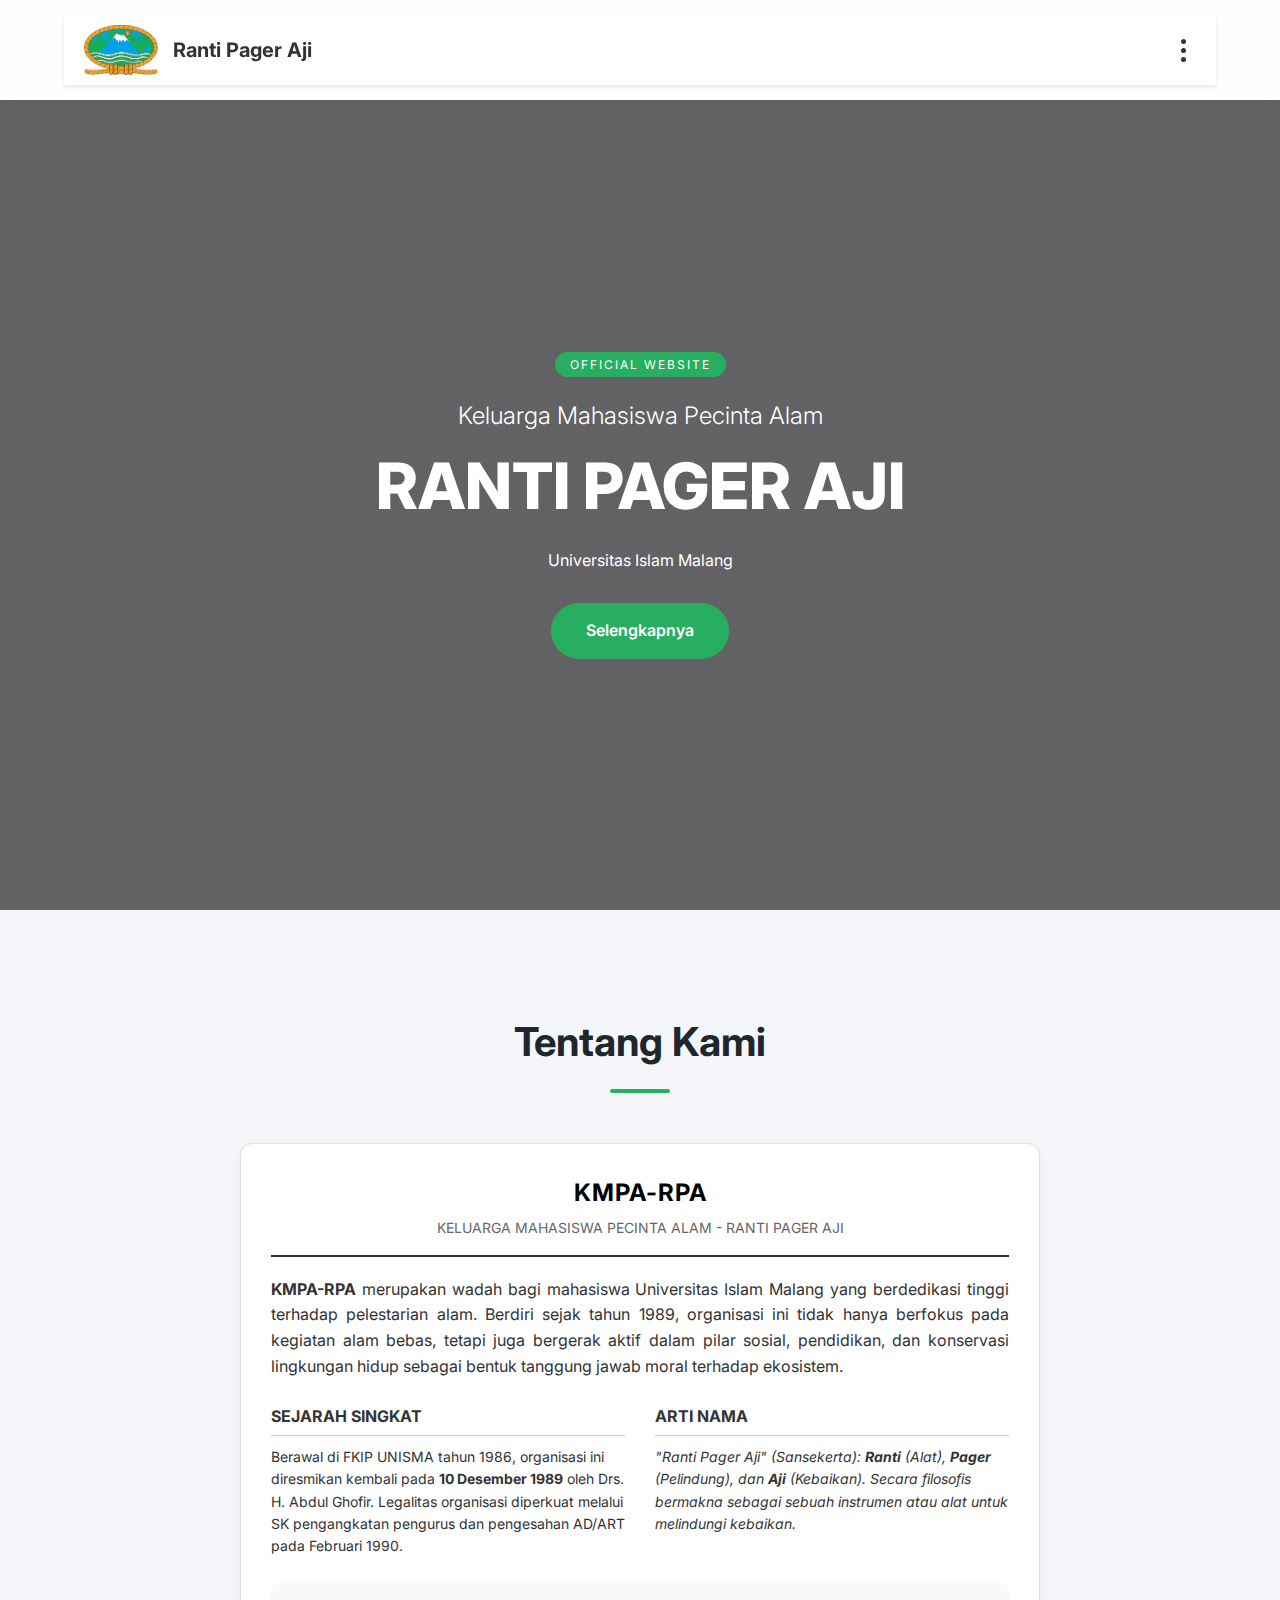
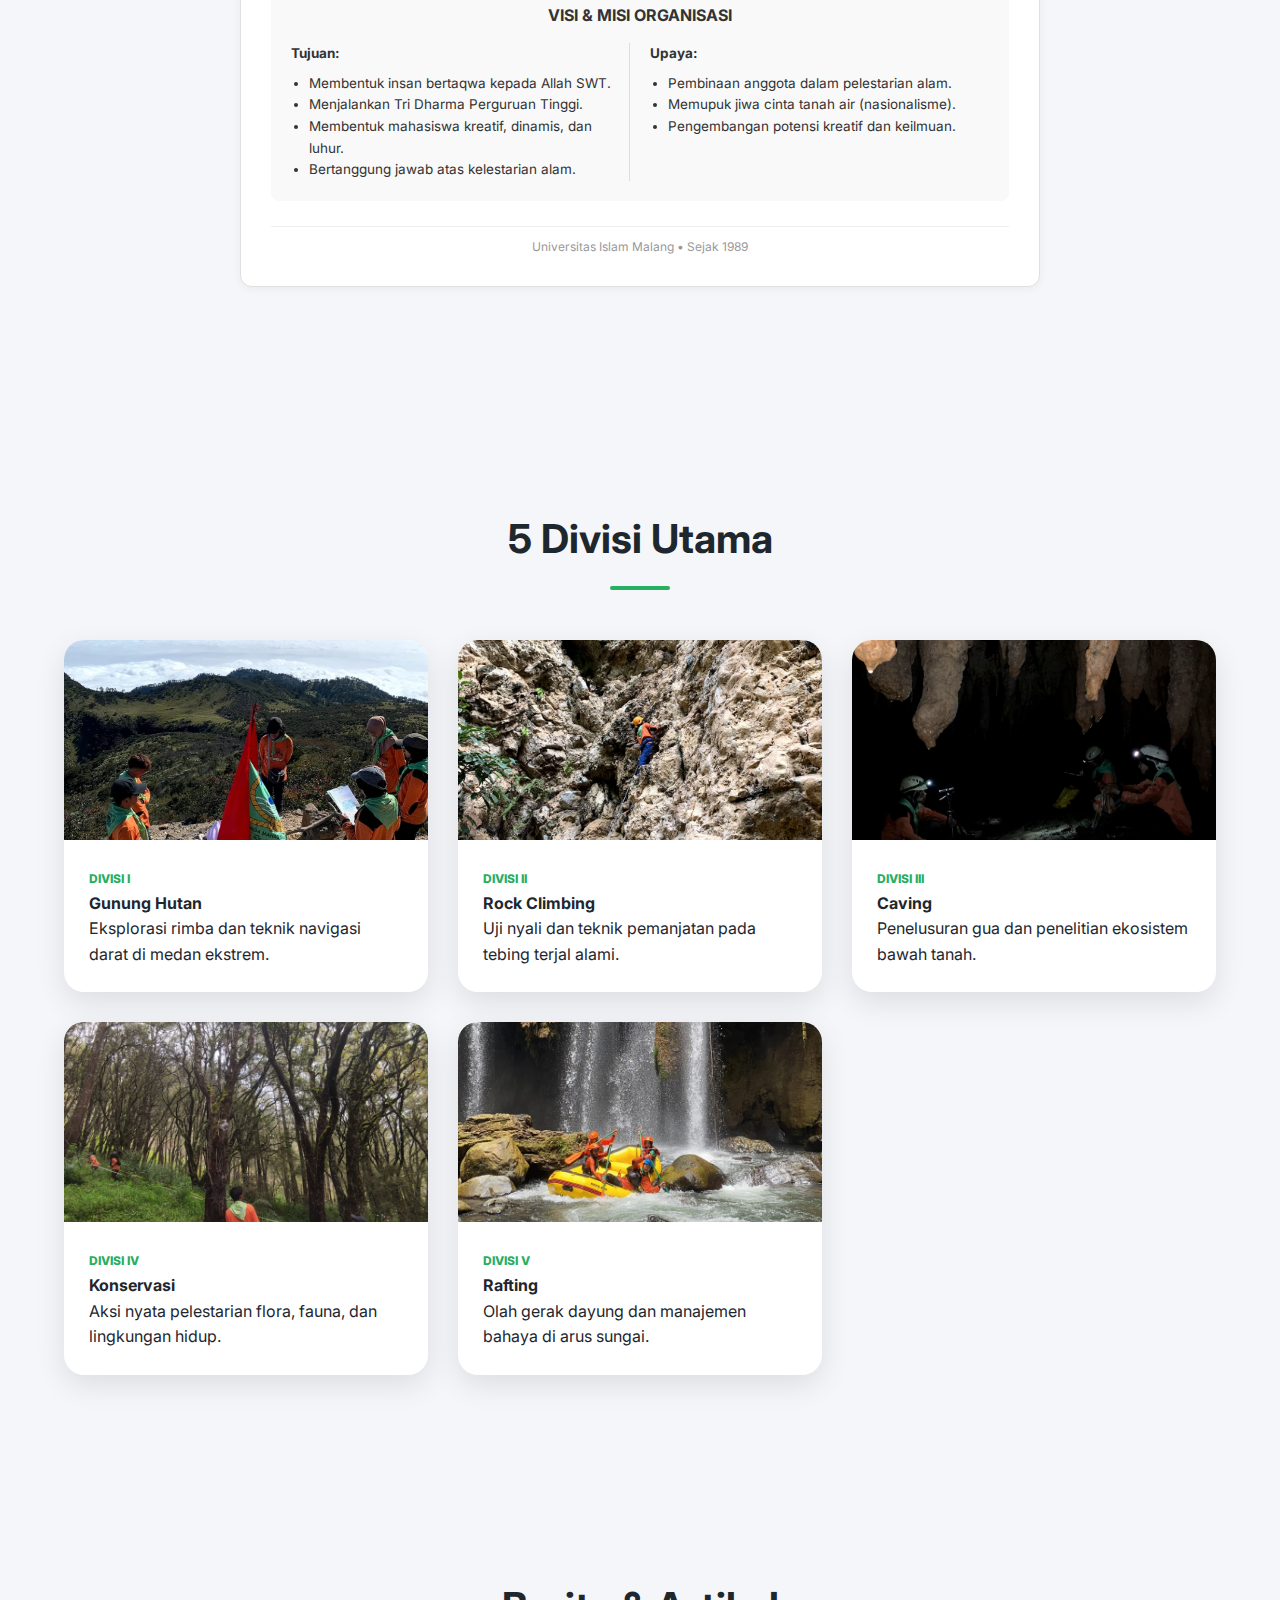
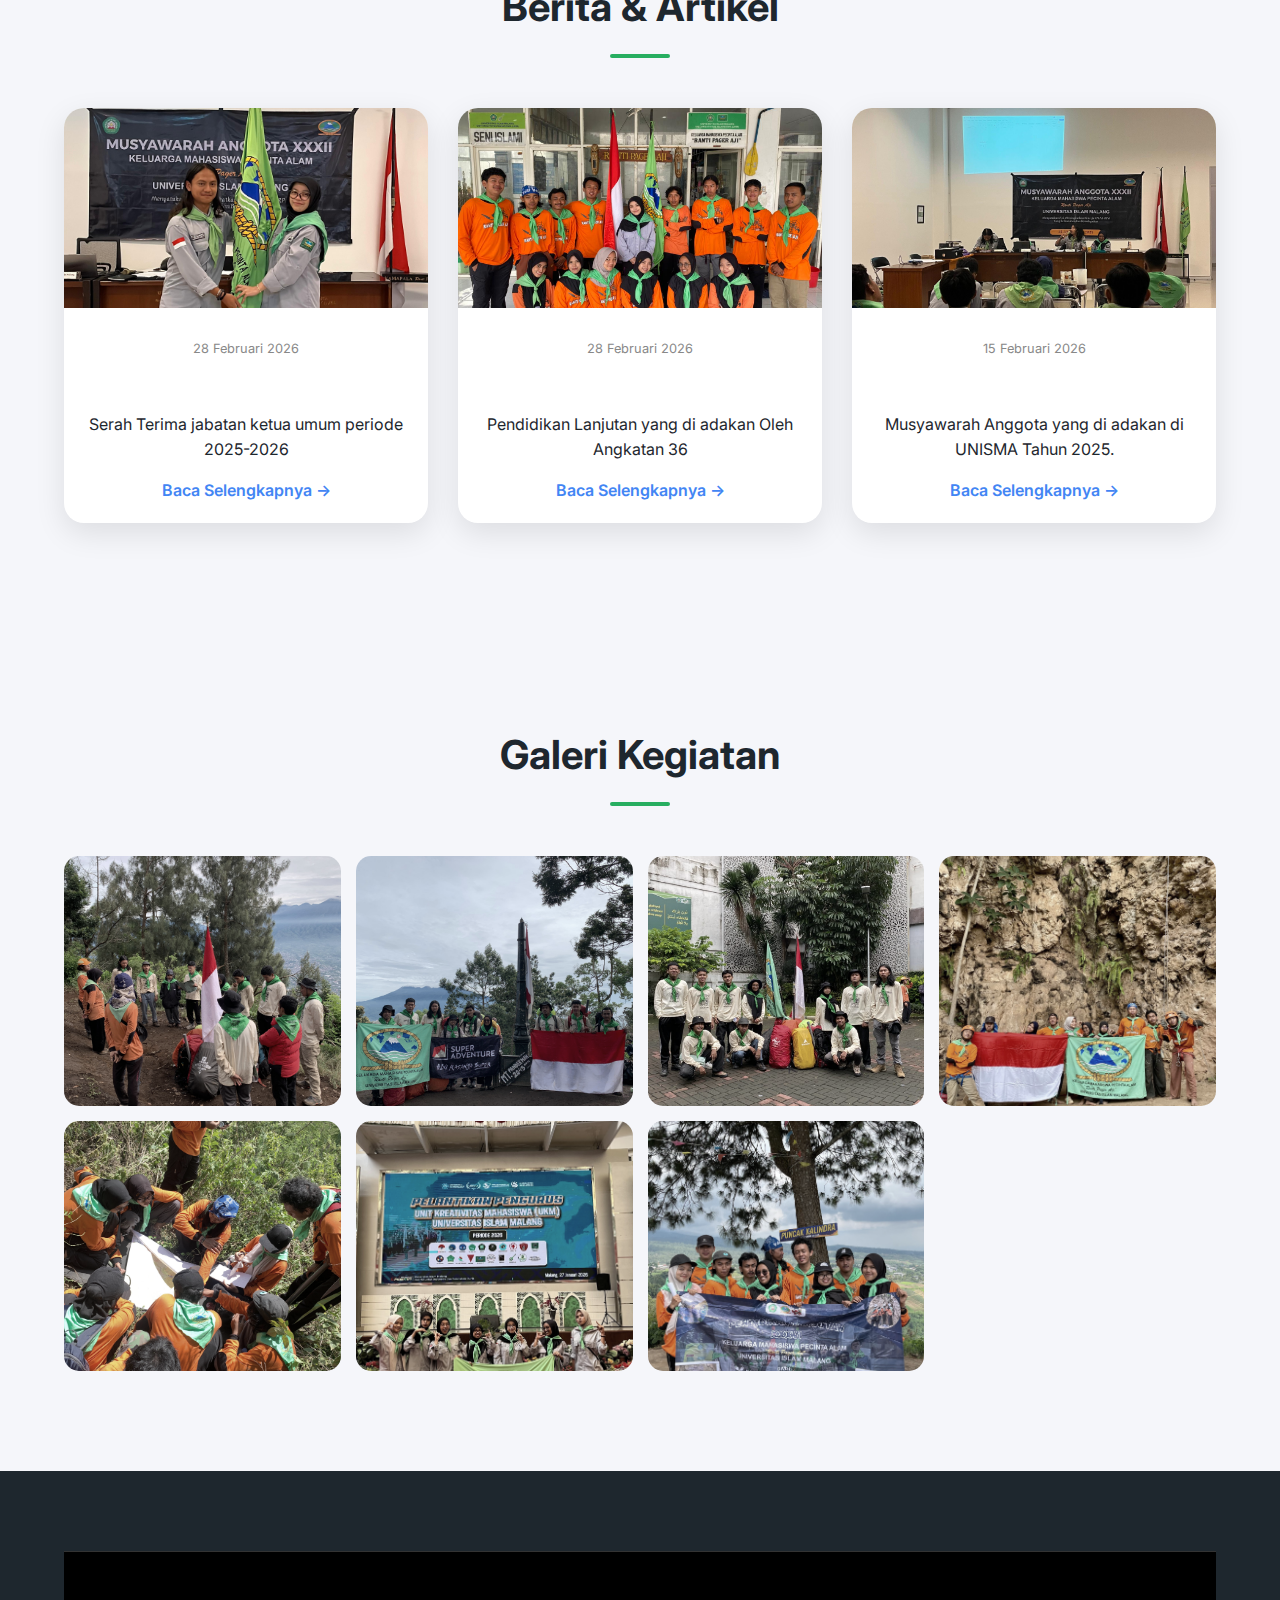
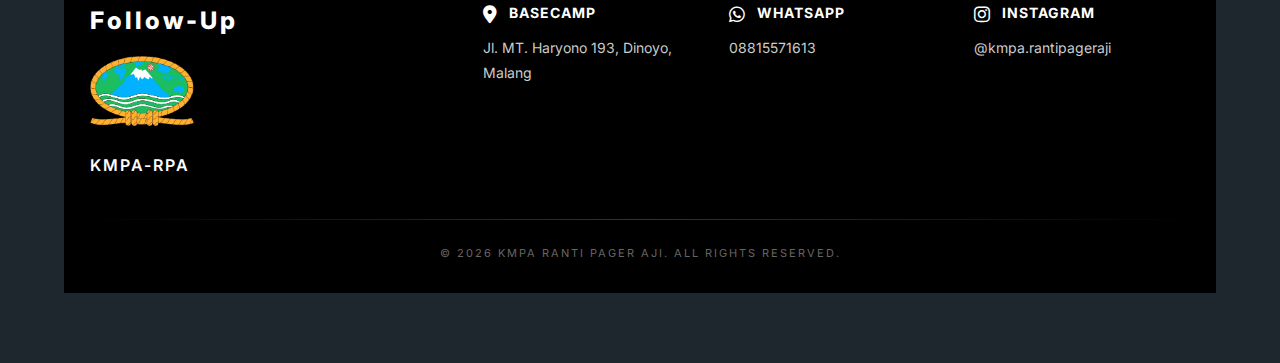
<file: index.html>
<!DOCTYPE html>
<html lang="id">
<head>
    <meta charset="UTF-8">
    <meta name="viewport" content="width=device-width, initial-scale=1.0">
    <title>KMPA RPA - Universitas Islam Malang</title>
    <link href="https://fonts.googleapis.com/css2?family=Inter:wght@300;400;600;800&display=swap" rel="stylesheet">
    <link rel="stylesheet" href="style.css">
</head>
<body>

<header>
    <nav style="
    display: flex; 
    justify-content: space-between; 
    align-items: center; 
    padding: 10px 20px; 
    background-color: #fff; 
    box-shadow: 0 2px 5px rgba(0,0,0,0.1);
    position: sticky;
    top: 0;
    z-index: 1000;
    font-family: 'Segoe UI', Tahoma, Geneva, Verdana, sans-serif;
">
    <div class="logo-container" style="display: flex; align-items: center; gap: 15px;">
        <img src="RPA.jpg" alt="Logo KMPA RPA" class="main-logo" style="height: 50px; width: auto;">
        <h1 style="margin: 0; font-size: 20px; color: #333;">Ranti Pager Aji</h1>
    </div>

    <div style="position: relative;">
        <div id="menu-toggle" style="
            cursor: pointer;
            display: flex;
            flex-direction: column;
            gap: 4px;
            padding: 10px;
        ">
            <div style="width: 5px; height: 5px; background: #333; border-radius: 50%;"></div>
            <div style="width: 5px; height: 5px; background: #333; border-radius: 50%;"></div>
            <div style="width: 5px; height: 5px; background: #333; border-radius: 50%;"></div>
        </div>

        <ul id="nav-links" style="
            list-style: none;
            position: absolute;
            top: 45px;
            right: 0;
            background: white;
            border: 1px solid #eee;
            border-radius: 8px;
            padding: 10px 0;
            margin: 0;
            box-shadow: 0 4px 15px rgba(0,0,0,0.1);
            display: none;
            min-width: 160px;
            z-index: 1001;
        ">
            <li style="border-bottom: 1px solid #f9f9f9;"><a href="#beranda" style="display: block; padding: 12px 20px; color: #333; text-decoration: none; font-size: 14px;">Beranda</a></li>
            <li style="border-bottom: 1px solid #f9f9f9;"><a href="#tentang" style="display: block; padding: 12px 20px; color: #333; text-decoration: none; font-size: 14px;">Tentang</a></li>
            <li style="border-bottom: 1px solid #f9f9f9;"><a href="#divisi" style="display: block; padding: 12px 20px; color: #333; text-decoration: none; font-size: 14px;">Divisi</a></li>
            <li style="border-bottom: 1px solid #f9f9f9;"><a href="#berita" style="display: block; padding: 12px 20px; color: #333; text-decoration: none; font-size: 14px;">Berita</a></li>
            <li style="border-bottom: 1px solid #f9f9f9;"><a href="#galeri" style="display: block; padding: 12px 20px; color: #333; text-decoration: none; font-size: 14px;">Galeri</a></li>
            <li><a href="#kontak" style="display: block; padding: 12px 20px; color: #333; text-decoration: none; font-size: 14px;">Kontak</a></li>
        </ul>
    </div>
</nav>

<script>
    const menuBtn = document.getElementById('menu-toggle');
    const navMenu = document.getElementById('nav-links');

    // Toggle menu saat titik tiga diklik
    menuBtn.addEventListener('click', (e) => {
        e.stopPropagation();
        const isHidden = navMenu.style.display === 'none' || navMenu.style.display === '';
        navMenu.style.display = isHidden ? 'block' : 'none';
    });

    // Sembunyikan menu jika mengklik di luar area navigasi
    document.addEventListener('click', () => {
        navMenu.style.display = 'none';
    });

    // Efek hover sederhana pada link navigasi
    const navItems = navMenu.querySelectorAll('a');
    navItems.forEach(item => {
        item.addEventListener('mouseenter', () => item.style.backgroundColor = '#f5f5f5');
        item.addEventListener('mouseleave', () => item.style.backgroundColor = 'transparent');
    });
</script>
</header>

<section class="hero" id="beranda">
    <div class="hero-content">
        <span class="badge">Official Website</span>
        <h2>Keluarga Mahasiswa Pecinta Alam</h2>
        <h1 class="glitch">RANTI PAGER AJI</h1>
        <p>Universitas Islam Malang</p>
        <a href="#tentang" class="btn-primary">Selengkapnya</a>
    </div>
</section>

<section id="tentang" class="section-padding">
    <div class="container">
        <div class="section-header">
            <h3>Tentang Kami</h3>
            <div class="line"></div>
        </div>
       <div id="kmpa-card" style="
    font-family: 'Segoe UI', Roboto, Helvetica, Arial, sans-serif;
    line-height: 1.6;
    color: #333;
    max-width: 800px;
    margin: 20px auto;
    padding: 30px;
    border: 1px solid #e0e0e0;
    border-radius: 12px;
    background-color: #fff;
    box-shadow: 0 2px 10px rgba(0,0,0,0.05);
    opacity: 0; /* Untuk efek fade-in awal */
    transform: translateY(20px); /* Untuk efek slide-up awal */
    transition: all 0.8s ease-out;
">
    
    <div style="border-bottom: 2px solid #333; padding-bottom: 15px; margin-bottom: 20px; text-align: center;">
        <h1 style="margin: 0; font-size: 24px; letter-spacing: 1px; color: #000;">KMPA-RPA</h1>
        <p style="margin: 5px 0 0; font-size: 14px; text-transform: uppercase; color: #666;">Keluarga Mahasiswa Pecinta Alam - Ranti Pager Aji</p>
    </div>

    <p style="text-align: justify; margin-bottom: 25px;">
        <strong>KMPA-RPA</strong> merupakan wadah bagi mahasiswa Universitas Islam Malang yang berdedikasi tinggi terhadap pelestarian alam. Berdiri sejak tahun 1989, organisasi ini tidak hanya berfokus pada kegiatan alam bebas, tetapi juga bergerak aktif dalam pilar sosial, pendidikan, dan konservasi lingkungan hidup sebagai bentuk tanggung jawab moral terhadap ekosistem.
    </p>

    <div style="display: grid; grid-template-columns: 1fr 1fr; gap: 30px; margin-bottom: 25px;">
        <div class="info-block" style="transition: transform 0.3s ease;">
            <h2 style="font-size: 16px; border-bottom: 1px solid #ccc; padding-bottom: 5px; margin-bottom: 10px;">SEJARAH SINGKAT</h2>
            <p style="font-size: 14px; margin: 0;">
                Berawal di FKIP UNISMA tahun 1986, organisasi ini diresmikan kembali pada <strong>10 Desember 1989</strong> oleh Drs. H. Abdul Ghofir. Legalitas organisasi diperkuat melalui SK pengangkatan pengurus dan pengesahan AD/ART pada Februari 1990.
            </p>
        </div>
        <div class="info-block" style="transition: transform 0.3s ease;">
            <h2 style="font-size: 16px; border-bottom: 1px solid #ccc; padding-bottom: 5px; margin-bottom: 10px;">ARTI NAMA</h2>
            <p style="font-size: 14px; margin: 0; font-style: italic;">
                "Ranti Pager Aji" (Sansekerta): <strong>Ranti</strong> (Alat), <strong>Pager</strong> (Pelindung), dan <strong>Aji</strong> (Kebaikan). Secara filosofis bermakna sebagai sebuah instrumen atau alat untuk melindungi kebaikan.
            </p>
        </div>
    </div>

    <div id="visi-misi-box" style="background-color: #f9f9f9; padding: 20px; border-radius: 8px; transition: background-color 0.4s ease;">
        <h2 style="font-size: 16px; margin-top: 0; margin-bottom: 15px; text-align: center;">VISI & MISI ORGANISASI</h2>
        <div style="display: grid; grid-template-columns: 1fr 1fr; gap: 20px; font-size: 13.5px;">
            <div style="border-right: 1px solid #ddd; padding-right: 15px;">
                <strong style="display: block; margin-bottom: 8px;">Tujuan:</strong>
                <ul style="padding-left: 18px; margin: 0;">
                    <li>Membentuk insan bertaqwa kepada Allah SWT.</li>
                    <li>Menjalankan Tri Dharma Perguruan Tinggi.</li>
                    <li>Membentuk mahasiswa kreatif, dinamis, dan luhur.</li>
                    <li>Bertanggung jawab atas kelestarian alam.</li>
                </ul>
            </div>
            <div>
                <strong style="display: block; margin-bottom: 8px;">Upaya:</strong>
                <ul style="padding-left: 18px; margin: 0;">
                    <li>Pembinaan anggota dalam pelestarian alam.</li>
                    <li>Memupuk jiwa cinta tanah air (nasionalisme).</li>
                    <li>Pengembangan potensi kreatif dan keilmuan.</li>
                </ul>
            </div>
        </div>
    </div>

    <p style="text-align: center; font-size: 12px; color: #999; margin-top: 25px; border-top: 1px solid #eee; padding-top: 10px;">
        Universitas Islam Malang &bull; Sejak 1989
    </p>
</div>

<script>
    document.addEventListener("DOMContentLoaded", function() {
        const card = document.getElementById('kmpa-card');
        const visiMisiBox = document.getElementById('visi-misi-box');
        const infoBlocks = document.querySelectorAll('.info-block');

        // 1. Efek Fade In & Slide Up saat halaman dimuat
        setTimeout(() => {
            card.style.opacity = "1";
            card.style.transform = "translateY(0)";
        }, 200);

        // 2. Interaksi Hover pada Box Visi Misi menggunakan JS
        visiMisiBox.addEventListener('mouseenter', () => {
            visiMisiBox.style.backgroundColor = "#f0f0f0";
            visiMisiBox.style.boxShadow = "inset 0 0 10px rgba(0,0,0,0.05)";
        });

        visiMisiBox.addEventListener('mouseleave', () => {
            visiMisiBox.style.backgroundColor = "#f9f9f9";
            visiMisiBox.style.boxShadow = "none";
        });

        // 3. Efek halus pada blok info saat di-hover
        infoBlocks.forEach(block => {
            block.addEventListener('mouseenter', () => {
                block.style.transform = "translateX(5px)";
                block.style.color = "#000";
            });
            block.addEventListener('mouseleave', () => {
                block.style.transform = "translateX(0)";
                block.style.color = "#333";
            });
        });
    });
</script>
    </div>
</section>

<section id="divisi" class="section-padding bg-light">
    <div class="container">
        <div class="section-header">
            <h3>5 Divisi Utama</h3>
            <div class="line"></div>
        </div>
        <div class="kegiatans-grid">
            <div class="kegiatans-card">
                <div class="img-container">
                    <img src="gunung hutan.jpeg" alt="Gunung Hutan">
                </div>
                <div class="card-content">
                    <span class="date">Divisi I</span>
                    <h4>Gunung Hutan</h4>
                    <p>Eksplorasi rimba dan teknik navigasi darat di medan ekstrem.</p>
                </div>
            </div>
            <div class="kegiatans-card">
                <div class="img-container">
                    <img src="rockclimbing.jpeg" alt="Rock Climbing">
                </div>
                <div class="card-content">
                    <span class="date">Divisi II</span>
                    <h4>Rock Climbing</h4>
                    <p>Uji nyali dan teknik pemanjatan pada tebing terjal alami.</p>
                </div>
            </div>
            <div class="kegiatans-card">
                <div class="img-container">
                    <img src="caving.jpeg" alt="Caving">
                </div>
                <div class="card-content">
                    <span class="date">Divisi III</span>
                    <h4>Caving</h4>
                    <p>Penelusuran gua dan penelitian ekosistem bawah tanah.</p>
                </div>
            </div>
            <div class="kegiatans-card">
                <div class="img-container">
                    <img src="konserfasi.jpeg" alt="Konservasi">
                </div>
                <div class="card-content">
                    <span class="date">Divisi IV</span>
                    <h4>Konservasi</h4>
                    <p>Aksi nyata pelestarian flora, fauna, dan lingkungan hidup.</p>
                </div>
            </div>
            <div class="kegiatans-card">
                <div class="img-container">
                    <img src="Rafting2.jpeg" alt="Rafting">
                </div>
                <div class="card-content">
                    <span class="date">Divisi V</span>
                    <h4>Rafting</h4>
                    <p>Olah gerak dayung dan manajemen bahaya di arus sungai.</p>
                </div>
            </div>
        </div>
    </div>
</section>
<section id="berita" class="section-padding">
    <div class="container">
        <div class="section-header">
            <h3>Berita & Artikel</h3>
            <div class="line"></div>
        </div>
        
        <div class="news-grid">
            <article class="news-card glass-card">
                <div class="news-img">
                    <img src="ketum.jpeg" alt="Berita 1">
                </div>
                <div class="news-content">
                    <span class="news-date">28 Februari 2026</span>
                    <h4>ketum</h4>
                    <p>Serah Terima jabatan ketua umum periode 2025-2026</p>
                    <a href="berita-ketum.html" class="btn-text">Baca Selengkapnya →</a>
                </div>
            </article>

            <article class="news-card glass-card">
                <div class="news-img">
                    <img src="pendidikan Lanjutan.jpeg" alt="Berita 1">
                </div>
                <div class="news-content">
                    <span class="news-date">28 Februari 2026</span>
                    <h4>Pendidikan Lanjutan 2025</h4>
                    <p>Pendidikan Lanjutan yang di adakan Oleh Angkatan 36</p>
                    <a href="beritadikjut.html" class="btn-text">Baca Selengkapnya →</a>
                </div>
            </article>

            <article class="news-card glass-card">
                <div class="news-img">
                    <img src="musang.jpeg" alt="Berita 2">
                </div>
                <div class="news-content">
                    <span class="news-date">15 Februari 2026</span>
                    <h4>Musyawarah Anggota</h4>
                    <p>Musyawarah Anggota yang di adakan di UNISMA Tahun 2025.</p>
                    <a href="beritamusang.html"class="btn-text">Baca Selengkapnya →</a>
                </div>
            </article>
        </div>
    </div>
</section>

<section id="galeri" class="section-padding">
    <div class="container">
        <div class="section-header">
            <h3>Galeri Kegiatan</h3>
            <div class="line"></div>
        </div>
        <div class="gallery-grid">
            <div class="gallery-item"><img src="1.jpeg" alt="1"></div>
            <div class="gallery-item"><img src="2.jpeg" alt="2"></div>
            <div class="gallery-item"><img src="3.jpeg" alt="3"></div>
            <div class="gallery-item"><img src="4.jpeg" alt="4"></div>
            <div class="gallery-item"><img src="5.jpeg" alt="5"></div>
            <div class="gallery-item"><img src="6.jpeg" alt="6"></div>
            <div class="gallery-item"><img src="7.jpeg" alt="7"></div>
        </div>
    </div>
</section>

<footer id="kontak">
    <div class="container footer-grid">
        
       <link rel="stylesheet" href="https://cdnjs.cloudflare.com/ajax/libs/font-awesome/6.0.0/css/all.min.css">

<footer style="background-color: #000000; color: #ffffff; padding: 50px 20px 30px; font-family: 'Segoe UI', Roboto, sans-serif; border-top: 1px solid #333;">
    <div style="max-width: 1100px; margin: 0 auto; display: flex; flex-wrap: wrap; justify-content: space-between; gap: 40px;">
        
        <div style="flex: 1; min-width: 250px; text-align: left;">
            <h3 style="margin: 0 0 15px 0; font-size: 24px; letter-spacing: 3px; font-weight: 800; color: #ffffff;">Follow-Up</h3>
            
            <div style="margin-bottom: 20px;">
                <img src="LGRPA.jpeg" alt="Logo RPA" style="height: 70px; width: auto; filter: brightness(1.1); border-radius: 4px;">
            </div>
            
            <p style="margin: 0; font-size: 16px; font-weight: 600; letter-spacing: 2px; color: #ffffff;">KMPA-RPA</p>
        </div>

        <div style="flex: 2; min-width: 300px; display: grid; grid-template-columns: repeat(auto-fit, minmax(200px, 1fr)); gap: 30px;">
            
            <div class="kontak-group">
                <div style="display: flex; align-items: center; gap: 12px; margin-bottom: 10px;">
                    <i class="fas fa-map-marker-alt" style="font-size: 18px; color: #ffffff;"></i>
                    <span style="font-weight: 700; font-size: 14px; letter-spacing: 1px; text-transform: uppercase;">Basecamp</span>
                </div>
                <a href="https://maps.google.com/?q=Jl.+MT.+Haryono+193,+Dinoyo,+Malang" target="_blank" style="color: #cccccc; text-decoration: none; font-size: 14px; line-height: 1.5; transition: 0.3s;">
                    Jl. MT. Haryono 193, Dinoyo, Malang
                </a>
            </div>

            <div class="kontak-group">
                <div style="display: flex; align-items: center; gap: 12px; margin-bottom: 10px;">
                    <i class="fab fa-whatsapp" style="font-size: 18px; color: #ffffff;"></i>
                    <span style="font-weight: 700; font-size: 14px; letter-spacing: 1px; text-transform: uppercase;">WhatsApp</span>
                </div>
                <a href="https://wa.me/628815571613" target="_blank" style="color: #cccccc; text-decoration: none; font-size: 14px; transition: 0.3s;">
                    08815571613
                </a>
            </div>

            <div class="kontak-group">
                <div style="display: flex; align-items: center; gap: 12px; margin-bottom: 10px;">
                    <i class="fab fa-instagram" style="font-size: 18px; color: #ffffff;"></i>
                    <span style="font-weight: 700; font-size: 14px; letter-spacing: 1px; text-transform: uppercase;">Instagram</span>
                </div>
                <a href="https://www.instagram.com/kmpa.rantipageraji" target="_blank" style="color: #cccccc; text-decoration: none; font-size: 14px; transition: 0.3s;">
                    @kmpa.rantipageraji
                </a>
            </div>
            
        </div>
    </div>

    <div style="height: 1px; background: linear-gradient(to right, transparent, #333, transparent); margin: 40px 0 25px;"></div>

    <div style="text-align: center; font-size: 11px; color: #666; letter-spacing: 2px; text-transform: uppercase;">
        © 2026 KMPA Ranti Pager Aji. All Rights Reserved.
    </div>
</footer>

<style>
    /* Interaksi tambahan untuk link agar lebih hidup */
    .kontak-group a:hover {
        color: #ffffff !important;
        padding-left: 5px;
    }
    
    /* Animasi sederhana saat footer muncul */
    footer {
        animation: fadeInFooter 0.8s ease-in-out;
    }

    @keyframes fadeInFooter {
        from { opacity: 0; }
        to { opacity: 1; }
    }
</style>
</style>

</body>
</html>
</file>
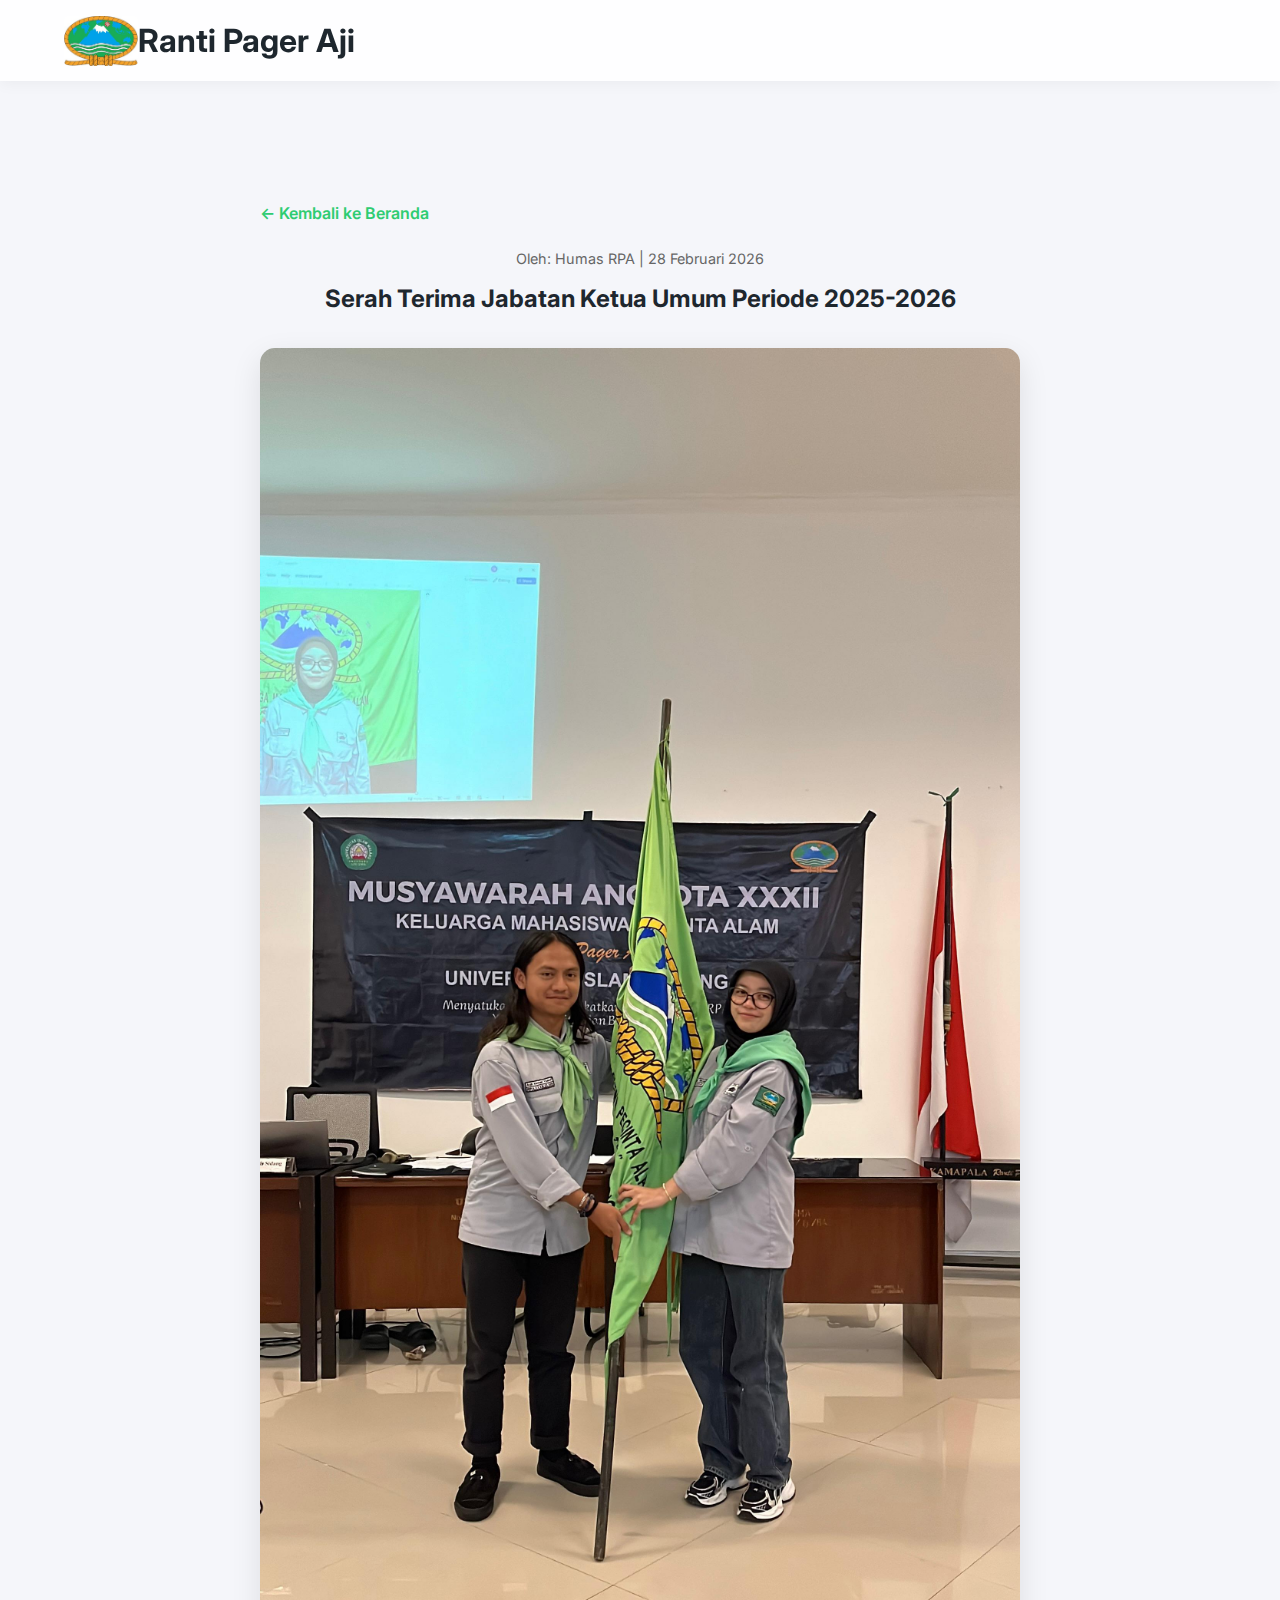
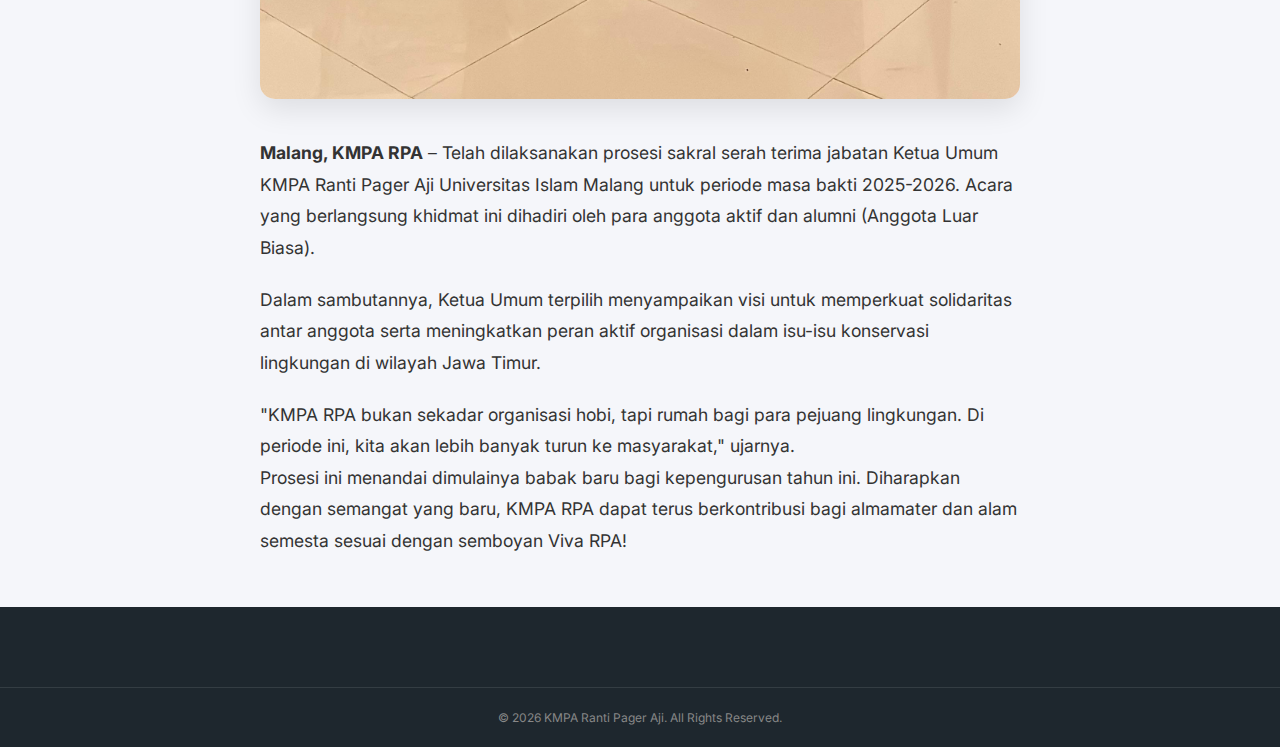
<file: berita-ketum.html>
<!DOCTYPE html>
<html lang="id">
<head>
    <meta charset="UTF-8">
    <meta name="viewport" content="width=device-width, initial-scale=1.0">
    <title>Serah Terima Jabatan Ketua Umum - KMPA RPA</title>
    <link href="https://fonts.googleapis.com/css2?family=Inter:wght@300;400;600;800&display=swap" rel="stylesheet">
    <link rel="stylesheet" href="style.css"> <style>
        .article-container {
            max-width: 800px;
            margin: 120px auto 50px;
            padding: 0 20px;
        }
        .article-header {
            margin-bottom: 30px;
            text-align: center;
        }
        .article-meta {
            color: #666;
            font-size: 0.9rem;
            margin-bottom: 10px;
            display: block;
        }
        .featured-image {
            width: 100%;
            height: auto;
            border-radius: 15px;
            margin-bottom: 30px;
            box-shadow: 0 10px 30px rgba(0,0,0,0.1);
        }
        .article-body {
            line-height: 1.8;
            font-size: 1.1rem;
            color: #333;
        }
        .article-body p {
            margin-bottom: 20px;
        }
        .btn-back {
            display: inline-block;
            margin-bottom: 20px;
            text-decoration: none;
            color: #2ecc71;
            font-weight: 600;
        }
        /* Responsif HP */
        @media (max-width: 600px) {
            .article-container { margin-top: 80px; }
            h2 { font-size: 1.8rem; }
        }
    </style>
</head>
<body>

<header>
    <nav>
       <div class="logo-container">
           <a href="index.html" style="text-decoration: none; color: inherit; display: flex; align-items: center;">
               <img src="RPA.jpg" alt="Logo KMPA RPA" class="main-logo">
               <h1>Ranti Pager Aji</h1>
           </a>
       </div>
    </nav>
</header>

<main class="article-container">
    <a href="index.html" class="btn-back">← Kembali ke Beranda</a>
    
    <div class="article-header">
        <span class="article-meta">Oleh: Humas RPA | 28 Februari 2026</span>
        <h2>Serah Terima Jabatan Ketua Umum Periode 2025-2026</h2>
    </div>

    <img src="ketum.jpeg" alt="Serah Terima Jabatan" class="featured-image">

    <article class="article-body">
        <p>
            <strong>Malang, KMPA RPA</strong> – Telah dilaksanakan prosesi sakral serah terima jabatan Ketua Umum KMPA Ranti Pager Aji Universitas Islam Malang untuk periode masa bakti 2025-2026. Acara yang berlangsung khidmat ini dihadiri oleh para anggota aktif dan alumni (Anggota Luar Biasa).
        </p>
        
        <p>
            Dalam sambutannya, Ketua Umum terpilih menyampaikan visi untuk memperkuat solidaritas antar anggota serta meningkatkan peran aktif organisasi dalam isu-isu konservasi lingkungan di wilayah Jawa Timur.
        </p>

        <blockquote>
            "KMPA RPA bukan sekadar organisasi hobi, tapi rumah bagi para pejuang lingkungan. Di periode ini, kita akan lebih banyak turun ke masyarakat," ujarnya.
        </blockquote>

        <p>
            Prosesi ini menandai dimulainya babak baru bagi kepengurusan tahun ini. Diharapkan dengan semangat yang baru, KMPA RPA dapat terus berkontribusi bagi almamater dan alam semesta sesuai dengan semboyan Viva RPA!
        </p>
    </article>
</main>

<footer style="margin-top: 50px;">
    <div class="footer-bottom">
        © 2026 KMPA Ranti Pager Aji. All Rights Reserved.
    </div>
</footer>

</body>
</html>
</file>
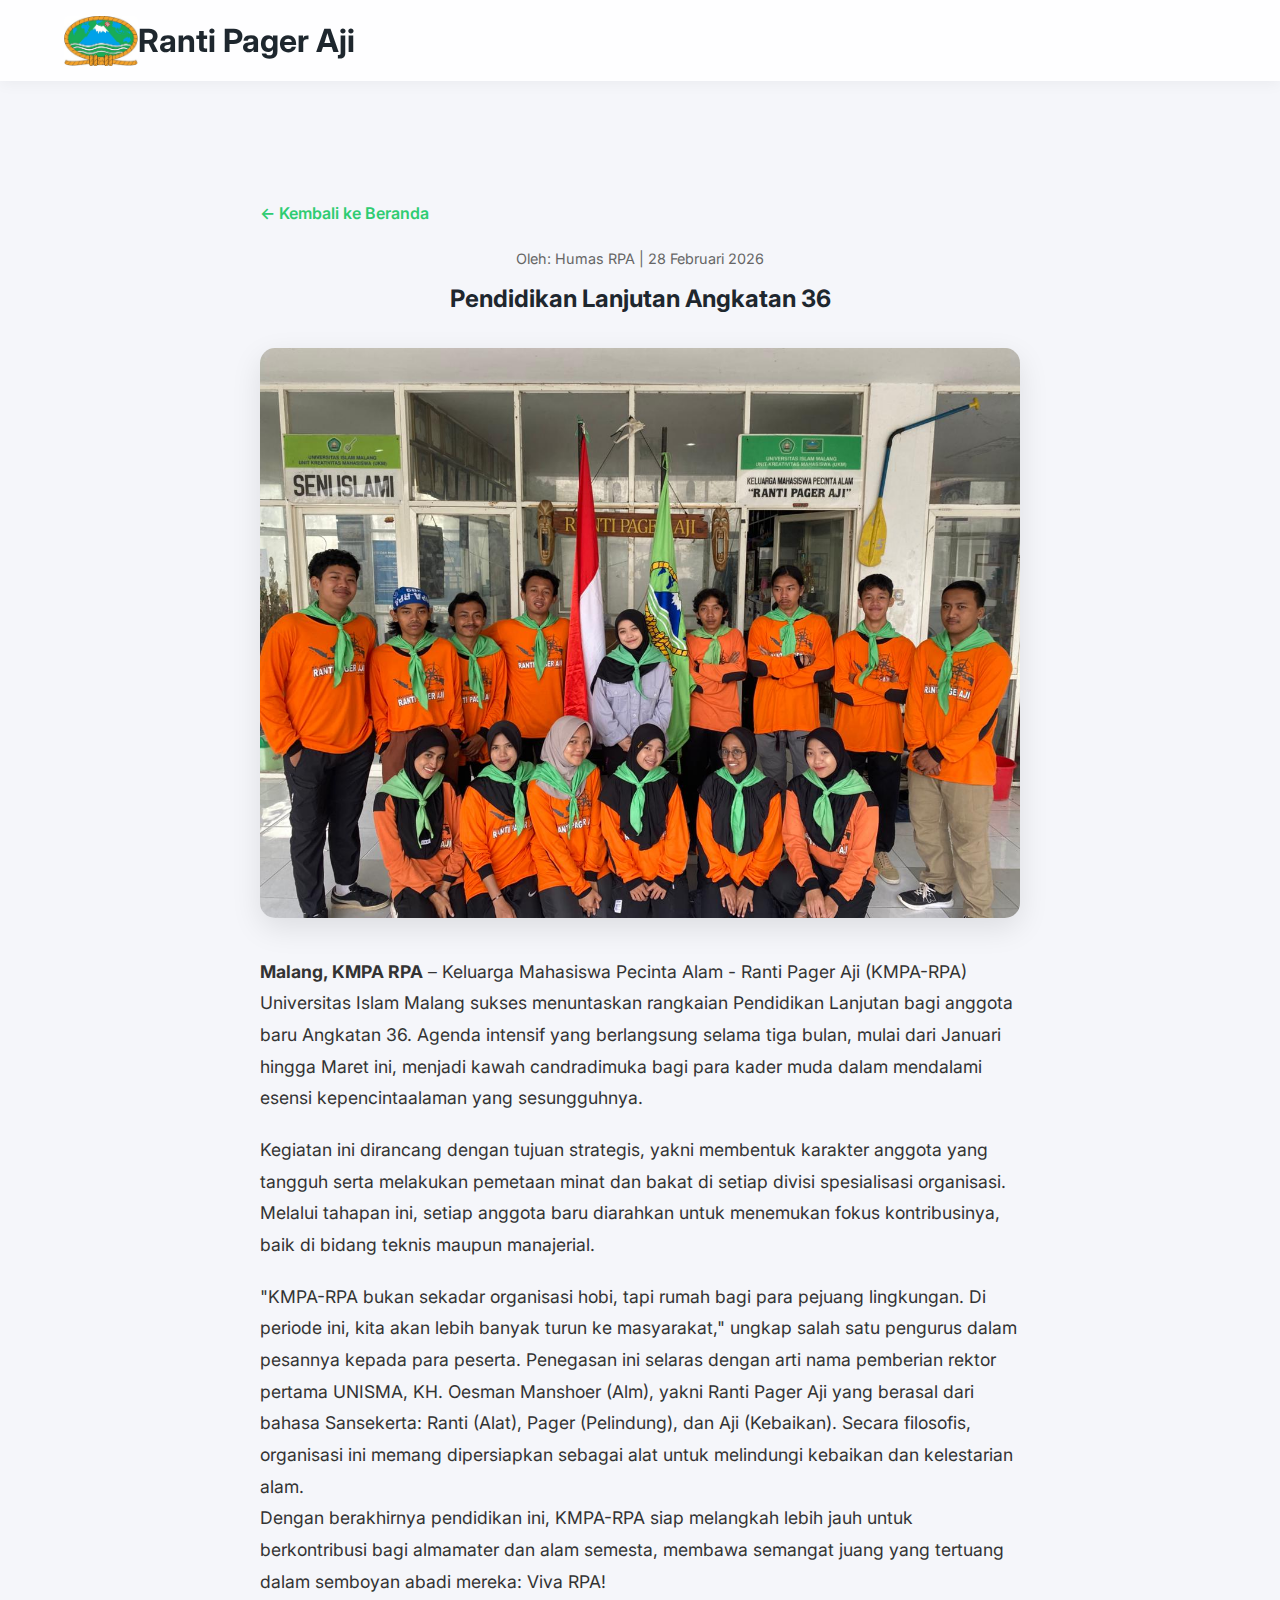
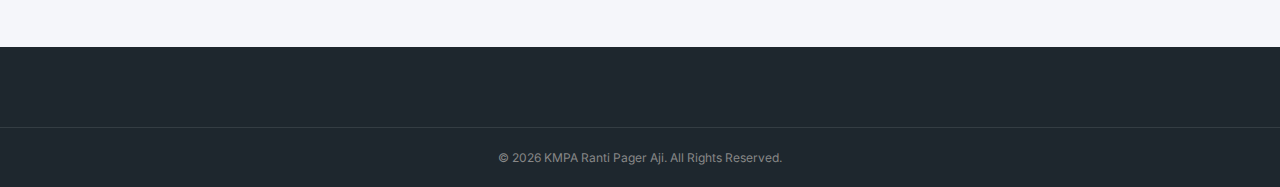
<file: beritadikjut.html>
<!DOCTYPE html>
<html lang="id">
<head>
    <meta charset="UTF-8">
    <meta name="viewport" content="width=device-width, initial-scale=1.0">
    <title>Serah Terima Jabatan Ketua Umum - KMPA RPA</title>
    <link href="https://fonts.googleapis.com/css2?family=Inter:wght@300;400;600;800&display=swap" rel="stylesheet">
    <link rel="stylesheet" href="style.css"> <style>
        .article-container {
            max-width: 800px;
            margin: 120px auto 50px;
            padding: 0 20px;
        }
        .article-header {
            margin-bottom: 30px;
            text-align: center;
        }
        .article-meta {
            color: #666;
            font-size: 0.9rem;
            margin-bottom: 10px;
            display: block;
        }
        .featured-image {
            width: 100%;
            height: auto;
            border-radius: 15px;
            margin-bottom: 30px;
            box-shadow: 0 10px 30px rgba(0,0,0,0.1);
        }
        .article-body {
            line-height: 1.8;
            font-size: 1.1rem;
            color: #333;
        }
        .article-body p {
            margin-bottom: 20px;
        }
        .btn-back {
            display: inline-block;
            margin-bottom: 20px;
            text-decoration: none;
            color: #2ecc71;
            font-weight: 600;
        }
        /* Responsif HP */
        @media (max-width: 600px) {
            .article-container { margin-top: 80px; }
            h2 { font-size: 1.8rem; }
        }
    </style>
</head>
<body>

<header>
    <nav>
       <div class="logo-container">
           <a href="index.html" style="text-decoration: none; color: inherit; display: flex; align-items: center;">
               <img src="RPA.jpg" alt="Logo KMPA RPA" class="main-logo">
               <h1>Ranti Pager Aji</h1>
           </a>
       </div>
    </nav>
</header>

<main class="article-container">
    <a href="index.html" class="btn-back">← Kembali ke Beranda</a>
    
    <div class="article-header">
        <span class="article-meta">Oleh: Humas RPA | 28 Februari 2026</span>
        <h2>Pendidikan Lanjutan Angkatan 36</h2>
    </div>

    <img src="pendidikan Lanjutan.jpeg" alt="Serah Terima Jabatan" class="featured-image">

    <article class="article-body">
        <p>
            <strong>Malang, KMPA RPA</strong> – Keluarga Mahasiswa Pecinta Alam - Ranti Pager Aji (KMPA-RPA) Universitas Islam Malang sukses menuntaskan rangkaian Pendidikan Lanjutan bagi anggota baru Angkatan 36. Agenda intensif yang berlangsung selama tiga bulan, mulai dari Januari hingga Maret ini, menjadi kawah candradimuka bagi para kader muda dalam mendalami esensi kepencintaalaman yang sesungguhnya.
        </p>
        
        <p>
           Kegiatan ini dirancang dengan tujuan strategis, yakni membentuk karakter anggota yang tangguh serta melakukan pemetaan minat dan bakat di setiap divisi spesialisasi organisasi. Melalui tahapan ini, setiap anggota baru diarahkan untuk menemukan fokus kontribusinya, baik di bidang teknis maupun manajerial.
        <blockquote>
            "KMPA-RPA bukan sekadar organisasi hobi, tapi rumah bagi para pejuang lingkungan. Di periode ini, kita akan lebih banyak turun ke masyarakat," ungkap salah satu pengurus dalam pesannya kepada para peserta. Penegasan ini selaras dengan arti nama pemberian rektor pertama UNISMA, KH. Oesman Manshoer (Alm), yakni Ranti Pager Aji yang berasal dari bahasa Sansekerta: Ranti (Alat), Pager (Pelindung), dan Aji (Kebaikan). Secara filosofis, organisasi ini memang dipersiapkan sebagai alat untuk melindungi kebaikan dan kelestarian alam.
        </blockquote>

        <p>
            Dengan berakhirnya pendidikan ini, KMPA-RPA siap melangkah lebih jauh untuk berkontribusi bagi almamater dan alam semesta, membawa semangat juang yang tertuang dalam semboyan abadi mereka: Viva RPA!
    </article>
</main>

<footer style="margin-top: 50px;">
    <div class="footer-bottom">
        © 2026 KMPA Ranti Pager Aji. All Rights Reserved.
    </div>
</footer>

</body>
</html>
</file>
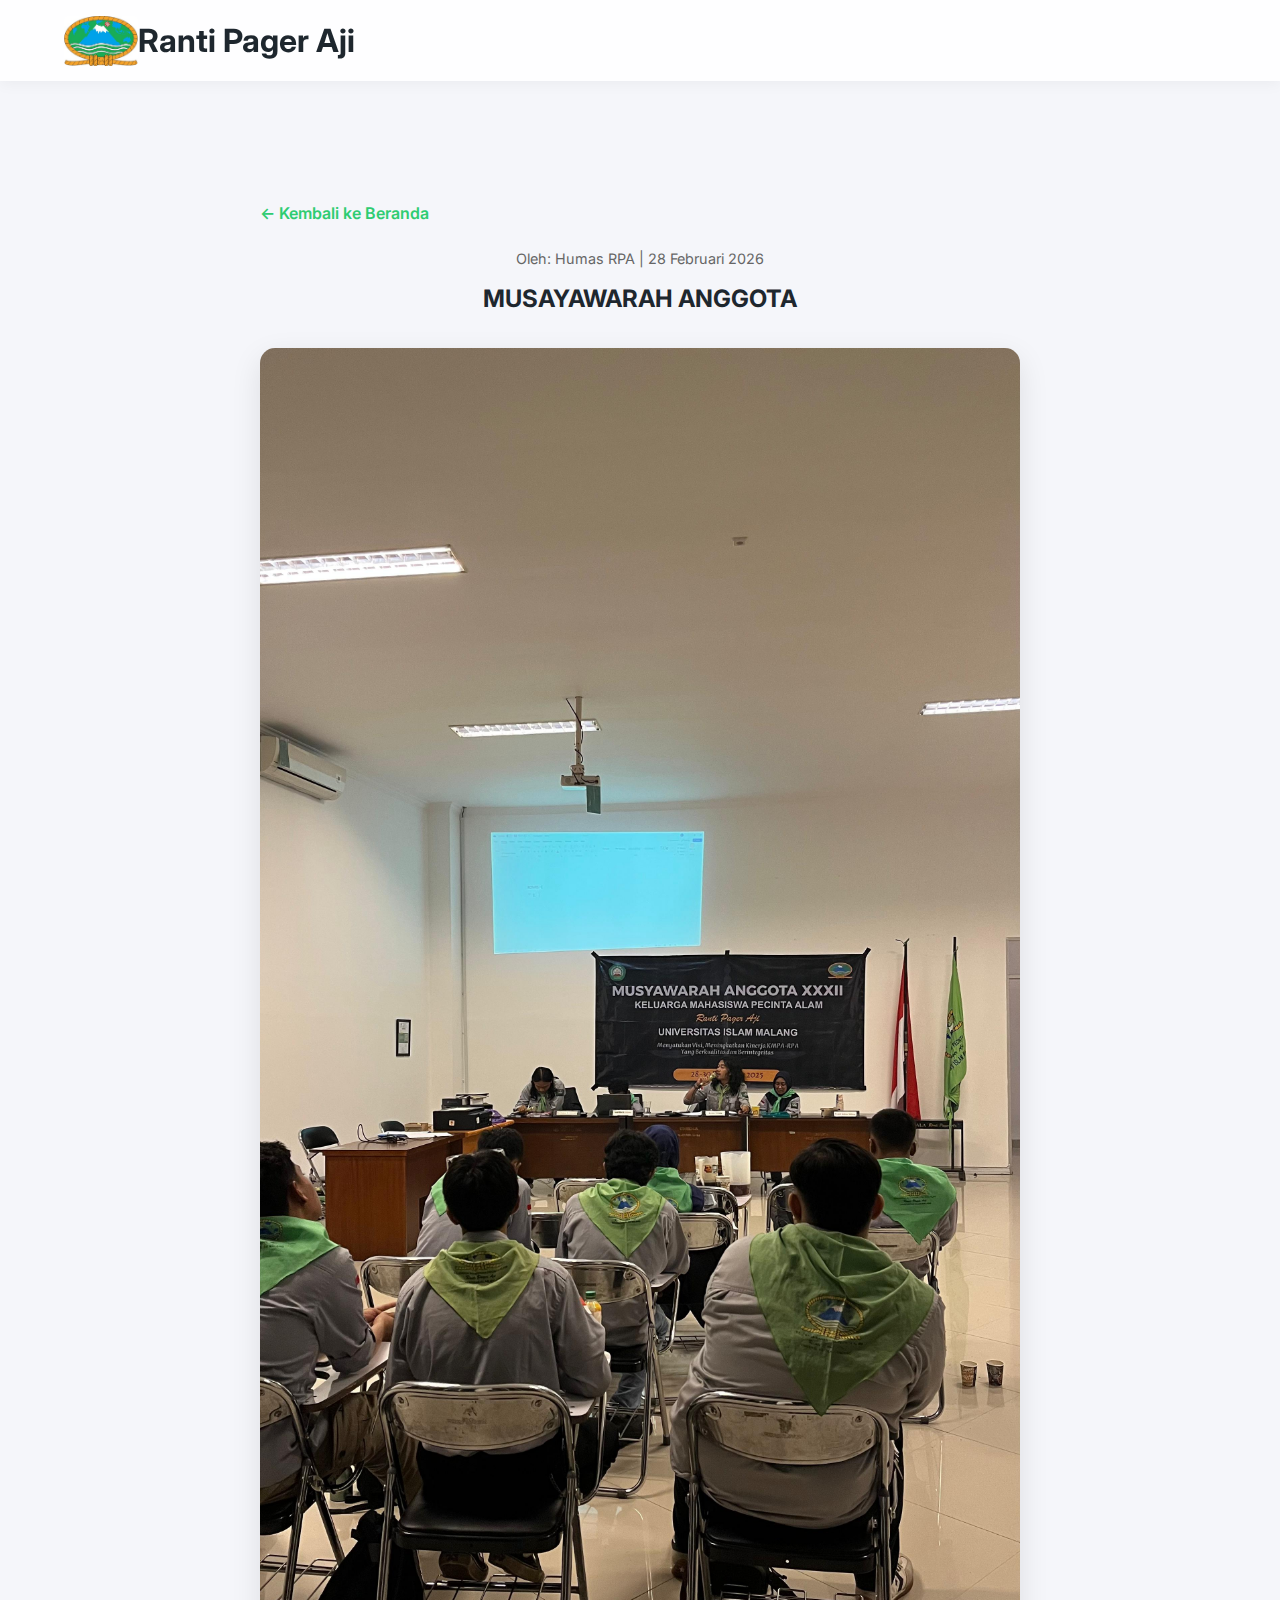
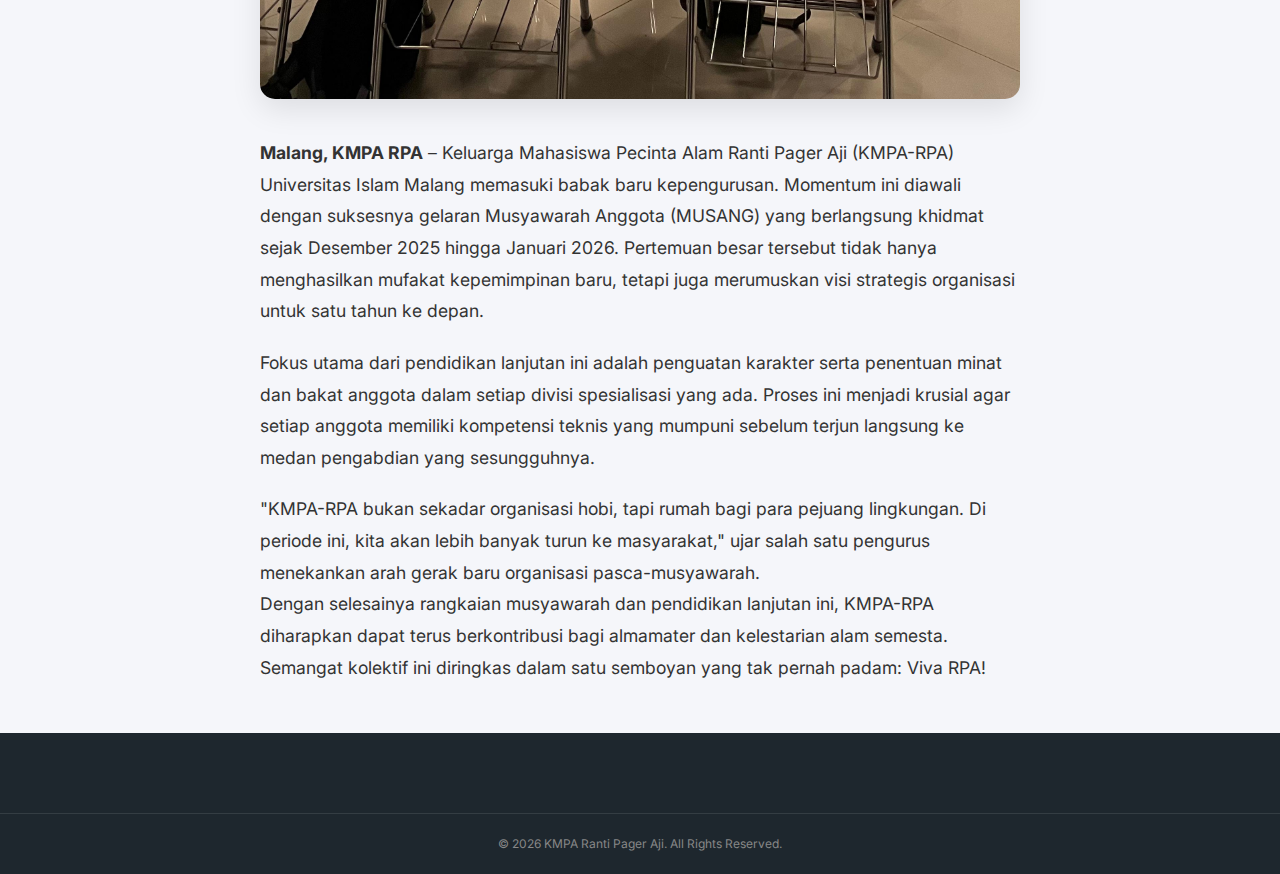
<file: beritamusang.html>
<!DOCTYPE html>
<html lang="id">
<head>
    <meta charset="UTF-8">
    <meta name="viewport" content="width=device-width, initial-scale=1.0">
    <title>Serah Terima Jabatan Ketua Umum - KMPA RPA</title>
    <link href="https://fonts.googleapis.com/css2?family=Inter:wght@300;400;600;800&display=swap" rel="stylesheet">
    <link rel="stylesheet" href="style.css"> <style>
        .article-container {
            max-width: 800px;
            margin: 120px auto 50px;
            padding: 0 20px;
        }
        .article-header {
            margin-bottom: 30px;
            text-align: center;
        }
        .article-meta {
            color: #666;
            font-size: 0.9rem;
            margin-bottom: 10px;
            display: block;
        }
        .featured-image {
            width: 100%;
            height: auto;
            border-radius: 15px;
            margin-bottom: 30px;
            box-shadow: 0 10px 30px rgba(0,0,0,0.1);
        }
        .article-body {
            line-height: 1.8;
            font-size: 1.1rem;
            color: #333;
        }
        .article-body p {
            margin-bottom: 20px;
        }
        .btn-back {
            display: inline-block;
            margin-bottom: 20px;
            text-decoration: none;
            color: #2ecc71;
            font-weight: 600;
        }
        /* Responsif HP */
        @media (max-width: 600px) {
            .article-container { margin-top: 80px; }
            h2 { font-size: 1.8rem; }
        }
    </style>
</head>
<body>

<header>
    <nav>
       <div class="logo-container">
           <a href="index.html" style="text-decoration: none; color: inherit; display: flex; align-items: center;">
               <img src="RPA.jpg" alt="Logo KMPA RPA" class="main-logo">
               <h1>Ranti Pager Aji</h1>
           </a>
       </div>
    </nav>
</header>

<main class="article-container">
    <a href="index.html" class="btn-back">← Kembali ke Beranda</a>
    
    <div class="article-header">
        <span class="article-meta">Oleh: Humas RPA | 28 Februari 2026</span>
        <h2>MUSAYAWARAH ANGGOTA</h2>
    </div>

    <img src="musang.jpeg" alt="musang" class="featured-image">

    <article class="article-body">
        <p>
            <strong>Malang, KMPA RPA</strong> – Keluarga Mahasiswa Pecinta Alam Ranti Pager Aji (KMPA-RPA) Universitas Islam Malang memasuki babak baru kepengurusan. Momentum ini diawali dengan suksesnya gelaran Musyawarah Anggota (MUSANG) yang berlangsung khidmat sejak Desember 2025 hingga Januari 2026. Pertemuan besar tersebut tidak hanya menghasilkan mufakat kepemimpinan baru, tetapi juga merumuskan visi strategis organisasi untuk satu tahun ke depan.
        
        <p>
          Fokus utama dari pendidikan lanjutan ini adalah penguatan karakter serta penentuan minat dan bakat anggota dalam setiap divisi spesialisasi yang ada. Proses ini menjadi krusial agar setiap anggota memiliki kompetensi teknis yang mumpuni sebelum terjun langsung ke medan pengabdian yang sesungguhnya.
        <blockquote>
            "KMPA-RPA bukan sekadar organisasi hobi, tapi rumah bagi para pejuang lingkungan. Di periode ini, kita akan lebih banyak turun ke masyarakat," ujar salah satu pengurus menekankan arah gerak baru organisasi pasca-musyawarah.
        </blockquote>

        <p>
           Dengan selesainya rangkaian musyawarah dan pendidikan lanjutan ini, KMPA-RPA diharapkan dapat terus berkontribusi bagi almamater dan kelestarian alam semesta. Semangat kolektif ini diringkas dalam satu semboyan yang tak pernah padam: Viva RPA!
        </p>
    </article>
</main>

<footer style="margin-top: 50px;">
    <div class="footer-bottom">
        © 2026 KMPA Ranti Pager Aji. All Rights Reserved.
    </div>
</footer>

</body>
</html>
</file>
<file: style.css>
/* Root Variables */
:root {
    --primary: #27ae60;
    --dark: #1e272e;
    --light: #f5f6fa;
    --white: #ffffff;
    --shadow: 0 10px 30px rgba(0,0,0,0.1);
    --transition: all 0.4s cubic-bezier(0.165, 0.84, 0.44, 1);
}

* {
    margin: 0;
    padding: 0;
    box-sizing: border-box;
    font-family: 'Inter', sans-serif;
}

html {
    scroll-behavior: smooth;
}

body {
    background-color: var(--light);
    color: var(--dark);
    line-height: 1.6;
}

.container {
    width: 90%;
    max-width: 1200px;
    margin: auto;
}

/* Header & Nav */
header {
    background: rgba(255, 255, 255, 0.85);
    backdrop-filter: blur(10px);
    padding: 15px 0;
    position: sticky;
    top: 0;
    z-index: 1000;
    box-shadow: 0 2px 15px rgba(0,0,0,0.05);
}

nav {
    display: flex;
    justify-content: space-between;
    align-items: center;
    width: 90%;
    margin: auto;
}

.main-logo {
    height: 50px;       /* Atur tinggi logo */
    width: auto;        /* Biarkan lebar menyesuaikan proporsi */
    object-fit: contain;
    border-radius: 5px; /* Opsional: jika ingin sudut logo agak melengkung */
}

/* Pastikan logo dan tulisan sejajar secara vertikal */
.logo-container {
    display: flex;
    align-items: center;
    gap: 12px;
}
.logo-placeholder {
    background: var(--primary);
    color: white;
    padding: 5px 10px;
    border-radius: 8px;
    font-weight: 800;
}

.nav-links {
    display: flex;
    list-style: none;
    gap: 20px;
}

.nav-links a {
    text-decoration: none;
    color: var(--dark);
    font-weight: 600;
    font-size: 14px;
    transition: var(--transition);
    padding: 8px 16px;
    border-radius: 50px;
}

.nav-links a:hover {
    background: var(--primary);
    color: white;
}

/* Hero Section */
.hero {
    height: 90vh;
    background: linear-gradient(rgba(0,0,0,0.6), rgba(0,0,0,0.6)), 
                url('https://images.unsplash.com/photo-1464822759023-fed622ff2c3b?w=1200');
    background-size: cover;
    background-position: center;
    display: flex;
    align-items: center;
    justify-content: center;
    text-align: center;
    color: white;
}

.badge {
    background: var(--primary);
    padding: 5px 15px;
    border-radius: 20px;
    font-size: 12px;
    text-transform: uppercase;
    letter-spacing: 2px;
}

.hero h2 { font-weight: 300; margin-top: 20px; font-size: 1.5rem; }
.hero h1 { font-size: 4rem; font-weight: 800; margin-bottom: 10px; }

.btn-primary {
    display: inline-block;
    margin-top: 30px;
    padding: 15px 35px;
    background: var(--primary);
    color: white;
    text-decoration: none;
    border-radius: 50px;
    font-weight: 600;
    transition: var(--transition);
}

.btn-primary:hover {
    transform: scale(1.05);
    box-shadow: 0 10px 20px rgba(39, 174, 96, 0.4);
}

/* Sections */
.section-padding { padding: 100px 0; }

.section-header {
    text-align: center;
    margin-bottom: 50px;
}

.section-header h3 { font-size: 2.5rem; color: var(--dark); }

.line {
    width: 60px;
    height: 4px;
    background: var(--primary);
    margin: 15px auto;
    border-radius: 2px;
}

.glass-card {
    background: white;
    padding: 40px;
    border-radius: 20px;
    box-shadow: var(--shadow);
    text-align: center;
}

/* Cards Grid */
.kegiatans-grid {
    display: grid;
    grid-template-columns: repeat(auto-fit, minmax(300px, 1fr));
    gap: 30px;
}

.kegiatans-card {
    background: white;
    border-radius: 20px;
    overflow: hidden;
    box-shadow: var(--shadow);
    transition: var(--transition);
}

.kegiatans-card:hover {
    transform: translateY(-10px);
}

.img-container {
    height: 200px;
    overflow: hidden;
}

.img-container img {
    width: 100%;
    height: 100%;
    object-fit: cover;
}

.card-content { padding: 25px; }

.date {
    color: var(--primary);
    font-size: 12px;
    font-weight: 800;
    text-transform: uppercase;
}

/* Gallery */
.gallery-grid {
    display: grid;
    grid-template-columns: repeat(auto-fill, minmax(250px, 1fr));
    gap: 15px;
}

.gallery-item {
    border-radius: 15px;
    overflow: hidden;
    height: 250px;
}

.gallery-item img {
    width: 100%;
    height: 100%;
    object-fit: cover;
    transition: var(--transition);
    filter: grayscale(40%);
}

.gallery-item:hover img {
    filter: grayscale(0%);
    transform: scale(1.1);
}

/* Footer */
footer {
    background: var(--dark);
    color: white;
    padding: 80px 0 20px;
}

.footer-grid {
    display: grid;
    grid-template-columns: repeat(auto-fit, minmax(250px, 1fr));
    gap: 40px;
    margin-bottom: 50px;
}

.kontak-item { margin-bottom: 20px; }
.kontak-item strong { display: block; color: var(--primary); margin-bottom: 5px; }

.footer-bottom {
    text-align: center;
    border-top: 1px solid rgba(255,255,255,0.1);
    padding-top: 20px;
    font-size: 12px;
    color: #888;
}

/* Mobile Responsive */
@media (max-width: 768px) {
    .nav-links { display: none; } /* Simpel: sembunyikan menu di mobile atau gunakan hamburger */
    .hero h1 { font-size: 2.5rem; }
}
.news-grid {
    display: grid;
    grid-template-columns: repeat(auto-fit, minmax(300px, 1fr));
    gap: 30px;
    margin-top: 40px;
}

.news-card {
    overflow: hidden;
    padding: 0 !important; /* Supaya gambar mepet ke pinggir card */
    display: flex;
    flex-direction: column;
}

.news-img img {
    width: 100%;
    height: 200px;
    object-fit: cover;
}

.news-content {
    padding: 20px;
}

.news-date {
    font-size: 0.8rem;
    color: #888;
}

.news-content h4 {
    margin: 10px 0;
    font-size: 1.2rem;
    color: #fff; /* Sesuveraikan jika background terang */
}

.btn-text {
    display: inline-block;
    margin-top: 15px;
    color: #4285F4;
    text-decoration: none;
    font-weight: 600;
}

.btn-text:hover {
    text-decoration: underline;
}
.modal {
    display: none; /* Tersembunyi secara default */
    position: fixed;
    z-index: 9999; /* Angka tinggi agar selalu di paling depan */
    left: 0;
    top: 0;
    width: 100%;
    height: 100%;
    overflow: auto; /* Agar bisa di-scroll jika artikel panjang */
    background-color: rgba(0,0,0,0.85); /* Hitam transparan */
    backdrop-filter: blur(8px); /* Efek blur estetik di belakangnya */
}

.modal-content {
    background-color: #fff;
    margin: 5% auto;
    padding: 20px;
    border-radius: 15px;
    width: 90%; /* Lebar di HP */
    max-width: 800px; /* Lebar maksimal di Laptop */
    color: #333;
    position: relative;
}

.close-modal {
    float: right;
    font-size: 30px;
    font-weight: bold;
    cursor: pointer;
    color: #333;
}
</file>
